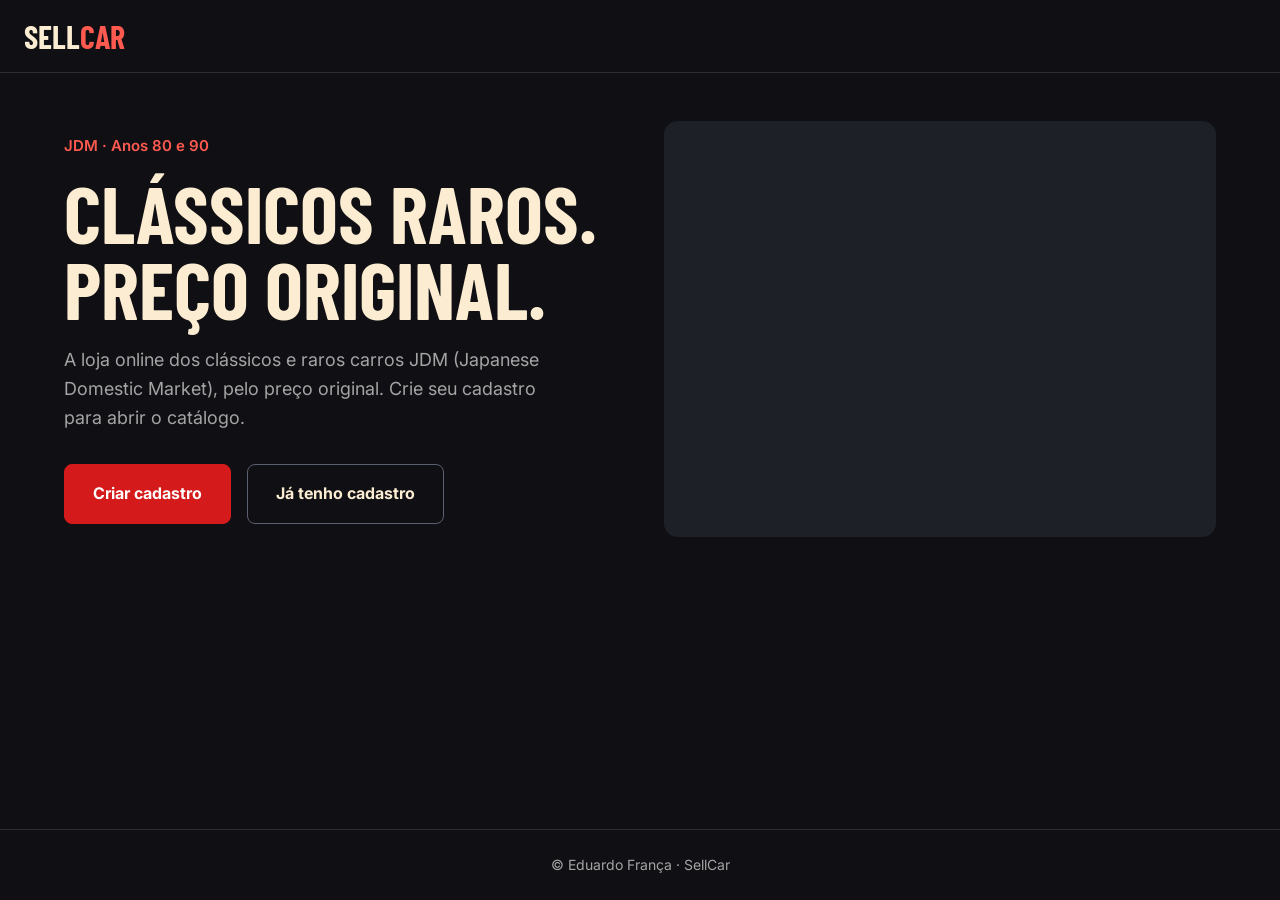
<file: index.html>
<!DOCTYPE html>
<html lang="pt-BR">
<head>
    <meta charset="UTF-8">
    <meta name="viewport" content="width=device-width, initial-scale=1.0">
    <title>SellCar | Clássicos JDM raros</title>
    <meta name="description" content="A loja online dos clássicos e raros carros JDM dos anos 80 e 90, pelo preço original.">

    <link rel="preconnect" href="https://fonts.googleapis.com">
    <link rel="preconnect" href="https://fonts.gstatic.com" crossorigin>
    <link href="https://fonts.googleapis.com/css2?family=Barlow+Condensed:wght@700&family=Inter:wght@400;600&display=swap" rel="stylesheet">
    <link rel="stylesheet" href="css/style.css">
</head>
<body>
    <header class="topo">
        <a href="index.html" class="logo">SELL<span>CAR</span></a>
    </header>

    <main>
        <section class="conteudo hero">
            <div class="hero_texto">
                <p class="etiqueta">JDM · Anos 80 e 90</p>
                <h1>Clássicos raros. Preço original.</h1>
                <p>A loja online dos clássicos e raros carros JDM (Japanese Domestic Market), pelo preço original. Crie seu cadastro para abrir o catálogo.</p>
                <div class="acoes">
                    <a href="cadastro.html" class="btn">Criar cadastro</a>
                    <a href="pageMain.html" class="btn btn--contorno">Já tenho cadastro</a>
                </div>
            </div>
            <div class="hero_video">
                <video autoplay muted loop aria-label="Toyota Supra em movimento">
                    <source src="assets/mp4/supra.mp4" type="video/mp4">
                    Seu navegador não suporta vídeo.
                </video>
            </div>
        </section>

    </main>

    <footer>
        <p>&copy; Eduardo França · SellCar</p>
    </footer>
</body>
</html>
</file>
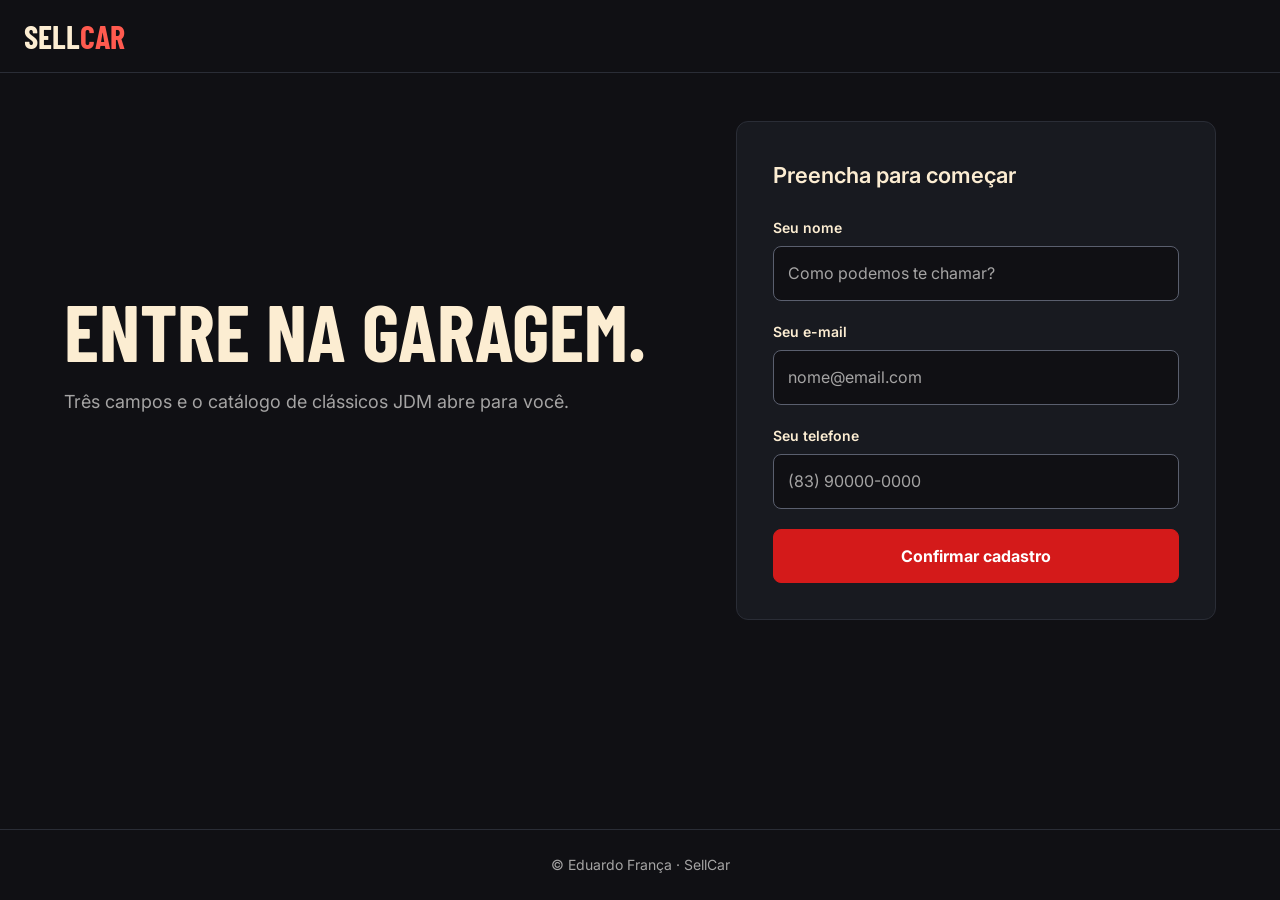
<file: cadastro.html>
<!DOCTYPE html>
<html lang="pt-BR">
<head>
    <meta charset="UTF-8">
    <meta name="viewport" content="width=device-width, initial-scale=1.0">
    <title>Cadastro | SellCar</title>

    <link rel="preconnect" href="https://fonts.googleapis.com">
    <link rel="preconnect" href="https://fonts.gstatic.com" crossorigin>
    <link href="https://fonts.googleapis.com/css2?family=Barlow+Condensed:wght@700&family=Inter:wght@400;600&display=swap" rel="stylesheet">
    <link rel="stylesheet" href="css/style.css">
</head>
<body>
    <header class="topo">
        <a href="index.html" class="logo">SELL<span>CAR</span></a>
    </header>

    <main>
        <section class="conteudo hero">
            <div class="hero_texto">
                <h1>Entre na garagem.</h1>
                <p>Três campos e o catálogo de clássicos JDM abre para você.</p>
            </div>

            <form class="form-card" action="pageMain.html">
                <fieldset>
                    <legend>Preencha para começar</legend>

                    <div class="campo">
                        <label for="nome">Seu nome</label>
                        <input type="text" id="nome" name="nome" placeholder="Como podemos te chamar?" autocomplete="name" required>
                    </div>

                    <div class="campo">
                        <label for="email">Seu e-mail</label>
                        <input type="email" id="email" name="email" placeholder="nome@email.com" autocomplete="email" required>
                    </div>

                    <div class="campo">
                        <label for="telefone">Seu telefone</label>
                        <input type="tel" id="telefone" name="telefone" placeholder="(83) 90000-0000" autocomplete="tel" required>
                    </div>
                </fieldset>

                <button type="submit" class="btn btn--bloco">Confirmar cadastro</button>
            </form>
        </section>
    </main>

    <footer>
        <p>&copy; Eduardo França · SellCar</p>
    </footer>
</body>
</html>
</file>
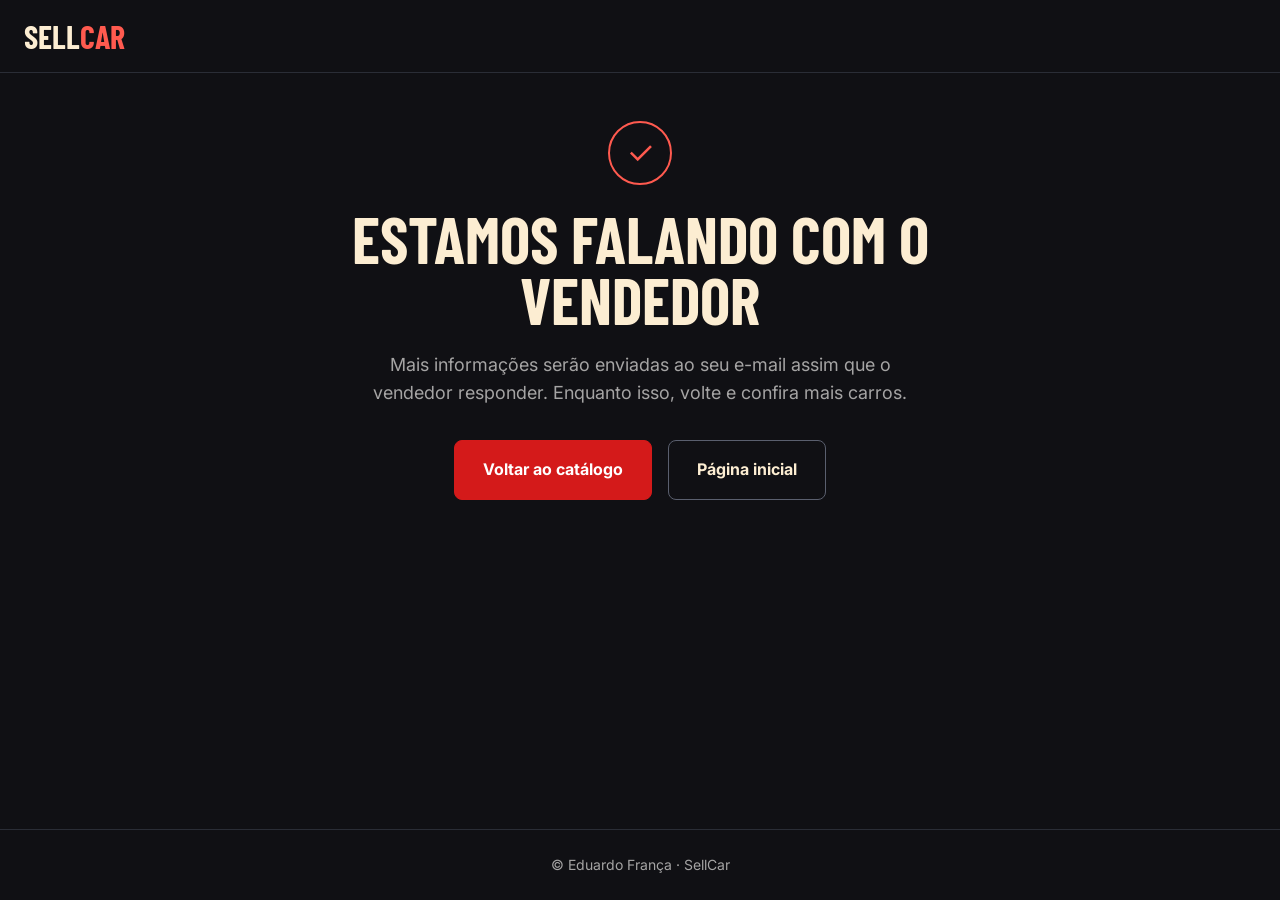
<file: entrarEmContato.html>
<!DOCTYPE html>
<html lang="pt-BR">
<head>
    <meta charset="UTF-8">
    <meta name="viewport" content="width=device-width, initial-scale=1.0">
    <title>Contato | SellCar</title>

    <link rel="preconnect" href="https://fonts.googleapis.com">
    <link rel="preconnect" href="https://fonts.gstatic.com" crossorigin>
    <link href="https://fonts.googleapis.com/css2?family=Barlow+Condensed:wght@700&family=Inter:wght@400;600&display=swap" rel="stylesheet">
    <link rel="stylesheet" href="css/style.css">
    <script src="script/script.js" defer></script>
</head>
<body>
    <header class="topo">
        <a href="index.html" class="logo">SELL<span>CAR</span></a>
    </header>

    <main>
        <section class="conteudo confirmacao">
            <div class="selo" aria-hidden="true">&#10003;</div>
            <h1>Estamos falando com o vendedor</h1>
            <p>Mais informações serão enviadas ao seu e-mail assim que o vendedor responder. Enquanto isso, volte e confira mais carros.</p>
            <div class="acoes">
                <a href="pageMain.html" class="btn">Voltar ao catálogo</a>
                <a href="index.html" class="btn btn--contorno">Página inicial</a>
            </div>
        </section>
    </main>

    <footer>
        <p>&copy; Eduardo França · SellCar</p>
    </footer>
</body>
</html>
</file>
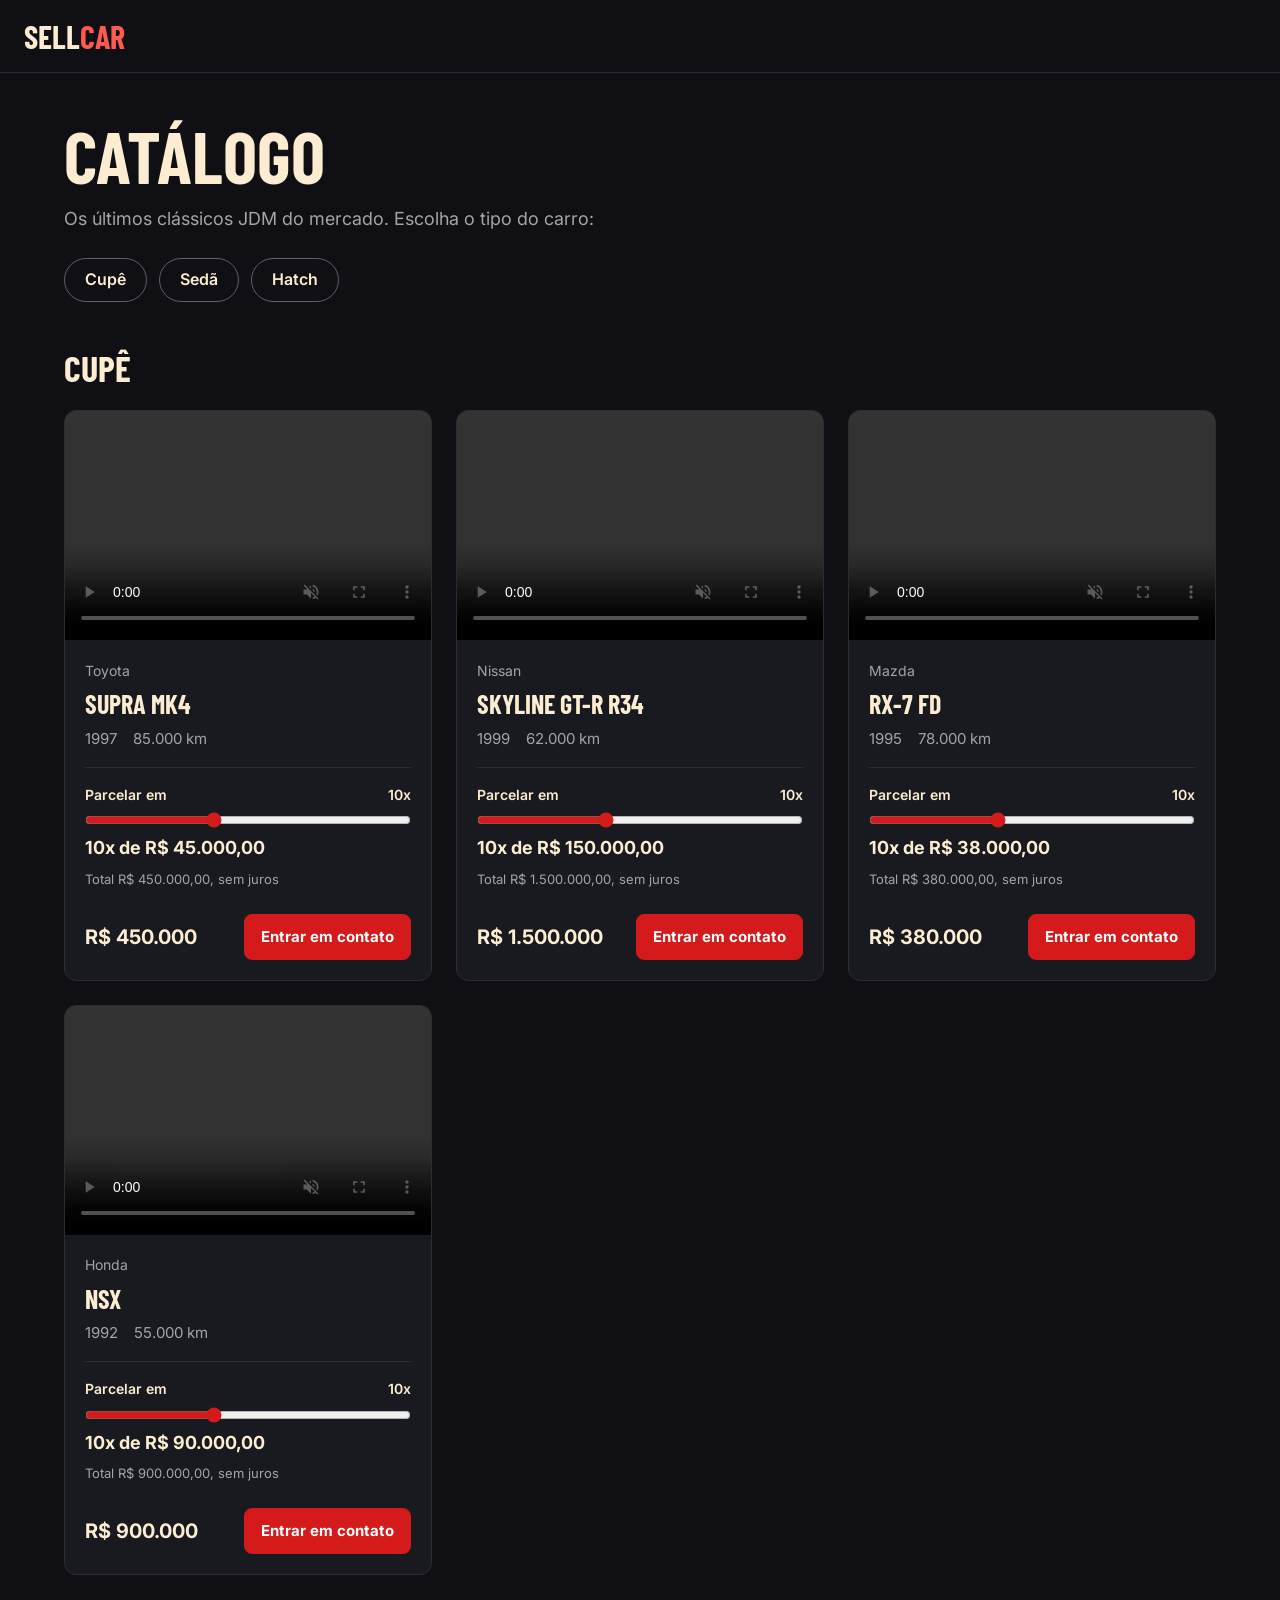
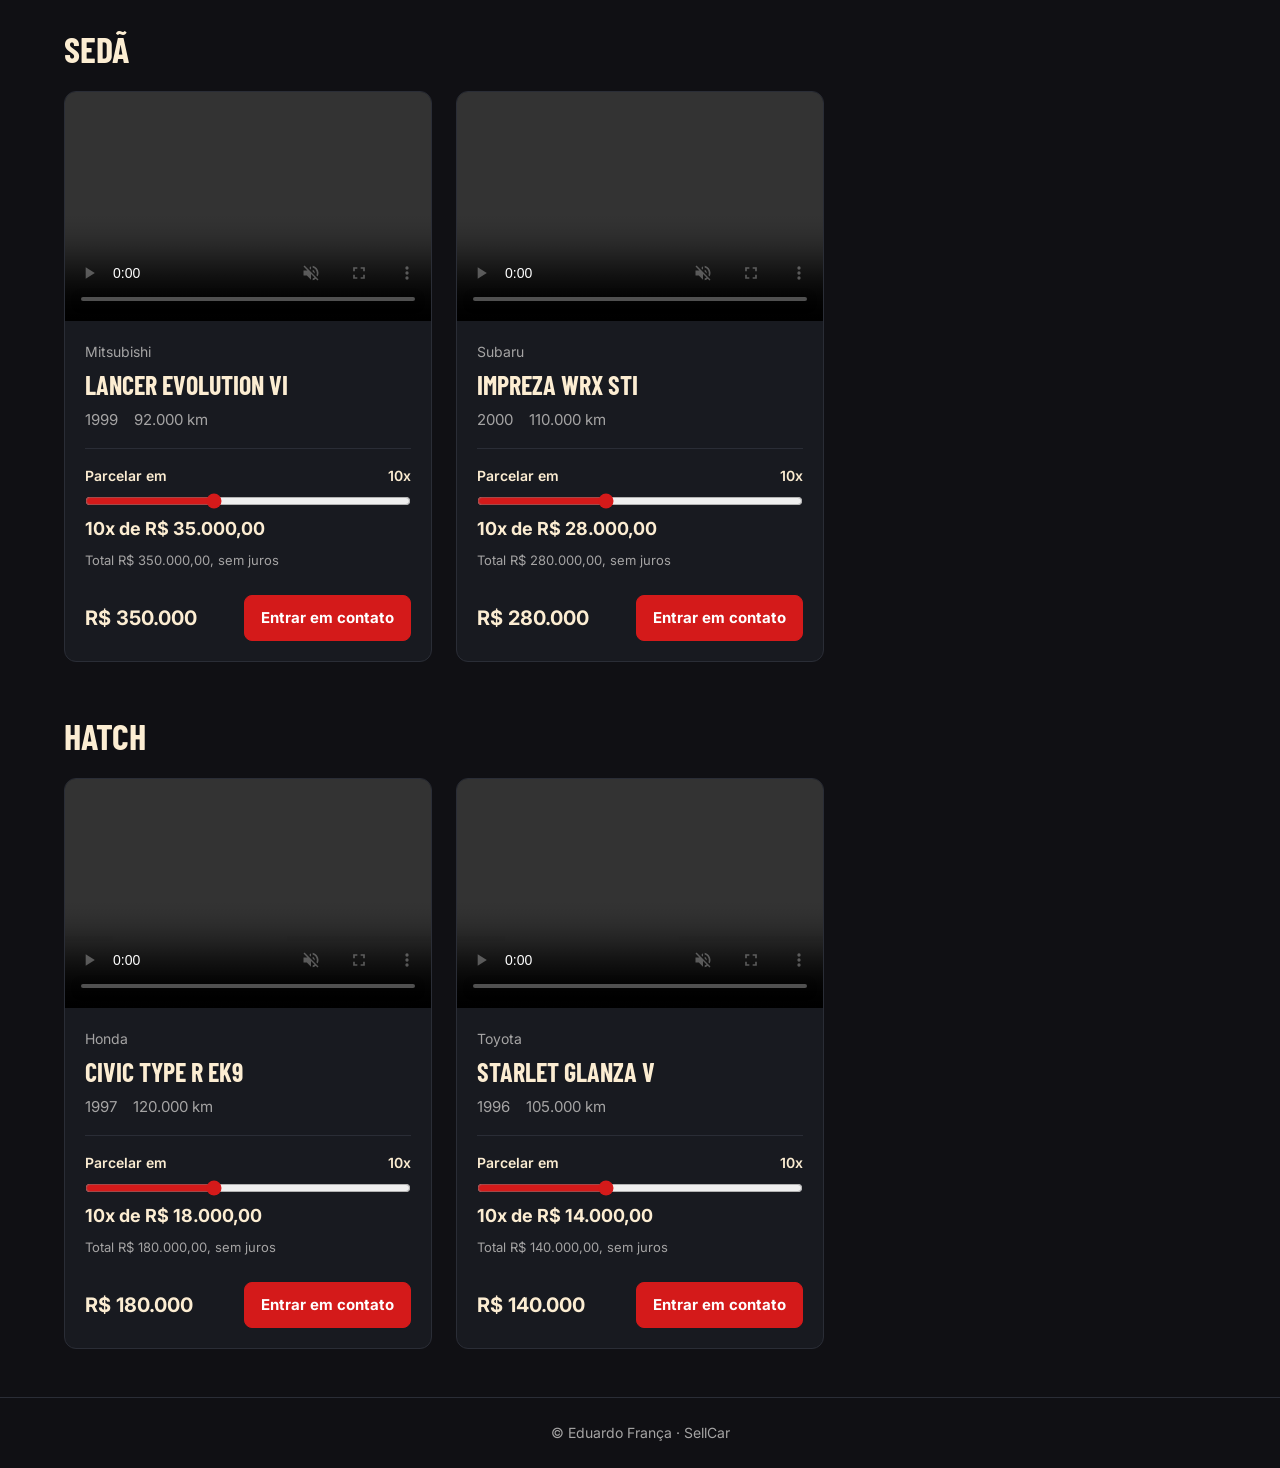
<file: pageMain.html>
<!DOCTYPE html>
<html lang="pt-BR">
<head>
    <meta charset="UTF-8">
    <meta name="viewport" content="width=device-width, initial-scale=1.0">
    <title>Catálogo | SellCar</title>

    <link rel="preconnect" href="https://fonts.googleapis.com">
    <link rel="preconnect" href="https://fonts.gstatic.com" crossorigin>
    <link href="https://fonts.googleapis.com/css2?family=Barlow+Condensed:wght@700&family=Inter:wght@400;600&display=swap" rel="stylesheet">
    <link rel="stylesheet" href="css/style.css">
    <script src="script/script.js" defer></script>
</head>
<body>
    <header class="topo">
        <a href="index.html" class="logo">SELL<span>CAR</span></a>
    </header>

    <main>
        <div class="conteudo">
            <div class="cabecalho-pagina">
                <h1>Catálogo</h1>
                <p>Os últimos clássicos JDM do mercado. Escolha o tipo do carro:</p>
                <nav class="filtros" aria-label="Tipos de carro">
                    <a href="#cupe" class="filtro">Cupê</a>
                    <a href="#seda" class="filtro">Sedã</a>
                    <a href="#hatch" class="filtro">Hatch</a>
                </nav>
            </div>

            <section class="categoria" id="cupe">
                <h2>Cupê</h2>
                <div class="grade">
                    <article class="carro">
                        <video controls muted loop autoplay preload="metadata" aria-label="Toyota Supra MK4 em vídeo">
                            <source src="assets/mp4/supra.mp4#t=0.1" type="video/mp4">
                            Seu navegador não suporta vídeo.
                        </video>
                        <div class="carro_info">
                            <p class="carro_marca">Toyota</p>
                            <h3>Supra MK4</h3>
                            <ul class="specs">
                                <li>1997</li>
                                <li>85.000 km</li>
                            </ul>
                            <div class="carro_rodape">
                                <strong class="preco">R$ 450.000</strong>
                                <a href="entrarEmContato.html" class="btn" aria-label="Entrar em contato sobre o Toyota Supra MK4">Entrar em contato</a>
                            </div>
                        </div>
                    </article>
                    <article class="carro">
                        <video controls muted loop autoplay preload="metadata" aria-label="Nissan Skyline GT-R R34 em vídeo">
                            <source src="assets/mp4/gtr-r34.mp4#t=0.1" type="video/mp4">
                            Seu navegador não suporta vídeo.
                        </video>
                        <div class="carro_info">
                            <p class="carro_marca">Nissan</p>
                            <h3>Skyline GT-R R34</h3>
                            <ul class="specs">
                                <li>1999</li>
                                <li>62.000 km</li>
                            </ul>
                            <div class="carro_rodape">
                                <strong class="preco">R$ 1.500.000</strong>
                                <a href="entrarEmContato.html" class="btn" aria-label="Entrar em contato sobre o Nissan Skyline GT-R R34">Entrar em contato</a>
                            </div>
                        </div>
                    </article>
                    <article class="carro">
                        <video controls muted loop autoplay preload="metadata" aria-label="Mazda RX-7 FD em vídeo">
                            <source src="assets/mp4/mazda.mp4#t=0.1" type="video/mp4">
                            Seu navegador não suporta vídeo.
                        </video>
                        <div class="carro_info">
                            <p class="carro_marca">Mazda</p>
                            <h3>RX-7 FD</h3>
                            <ul class="specs">
                                <li>1995</li>
                                <li>78.000 km</li>
                            </ul>
                            <div class="carro_rodape">
                                <strong class="preco">R$ 380.000</strong>
                                <a href="entrarEmContato.html" class="btn" aria-label="Entrar em contato sobre o Mazda RX-7 FD">Entrar em contato</a>
                            </div>
                        </div>
                    </article>
                    <article class="carro">
                        <video controls muted loop autoplay preload="metadata" aria-label="Honda NSX em vídeo">
                            <source src="assets/mp4/nsx.mp4#t=0.1" type="video/mp4">
                            Seu navegador não suporta vídeo.
                        </video>
                        <div class="carro_info">
                            <p class="carro_marca">Honda</p>
                            <h3>NSX</h3>
                            <ul class="specs">
                                <li>1992</li>
                                <li>55.000 km</li>
                            </ul>
                            <div class="carro_rodape">
                                <strong class="preco">R$ 900.000</strong>
                                <a href="entrarEmContato.html" class="btn" aria-label="Entrar em contato sobre o Honda NSX">Entrar em contato</a>
                            </div>
                        </div>
                    </article>
                </div>
            </section>

            <section class="categoria" id="seda">
                <h2>Sedã</h2>
                <div class="grade">
                    <article class="carro">
                        <video controls muted loop autoplay preload="metadata" aria-label="Mitsubishi Lancer Evolution VI em vídeo">
                            <source src="assets/mp4/lancer.mp4#t=0.1" type="video/mp4">
                            Seu navegador não suporta vídeo.
                        </video>
                        <div class="carro_info">
                            <p class="carro_marca">Mitsubishi</p>
                            <h3>Lancer Evolution VI</h3>
                            <ul class="specs">
                                <li>1999</li>
                                <li>92.000 km</li>
                            </ul>
                            <div class="carro_rodape">
                                <strong class="preco">R$ 350.000</strong>
                                <a href="entrarEmContato.html" class="btn" aria-label="Entrar em contato sobre o Mitsubishi Lancer Evolution VI">Entrar em contato</a>
                            </div>
                        </div>
                    </article>
                    <article class="carro">
                        <video controls muted loop autoplay preload="metadata" aria-label="Subaru Impreza WRX STI em vídeo">
                            <source src="assets/mp4/subaru.mp4#t=0.1" type="video/mp4">
                            Seu navegador não suporta vídeo.
                        </video>
                        <div class="carro_info">
                            <p class="carro_marca">Subaru</p>
                            <h3>Impreza WRX STI</h3>
                            <ul class="specs">
                                <li>2000</li>
                                <li>110.000 km</li>
                            </ul>
                            <div class="carro_rodape">
                                <strong class="preco">R$ 280.000</strong>
                                <a href="entrarEmContato.html" class="btn" aria-label="Entrar em contato sobre o Subaru Impreza WRX STI">Entrar em contato</a>
                            </div>
                        </div>
                    </article>
                </div>
            </section>

            <section class="categoria" id="hatch">
                <h2>Hatch</h2>
                <div class="grade">
                    <article class="carro">
                        <video controls muted loop autoplay preload="metadata" aria-label="Honda Civic Type R EK9 em vídeo">
                            <source src="assets/mp4/Civic%20Type%20R%20EK9.mp4#t=0.1" type="video/mp4">
                            Seu navegador não suporta vídeo.
                        </video>
                        <div class="carro_info">
                            <p class="carro_marca">Honda</p>
                            <h3>Civic Type R EK9</h3>
                            <ul class="specs">
                                <li>1997</li>
                                <li>120.000 km</li>
                            </ul>
                            <div class="carro_rodape">
                                <strong class="preco">R$ 180.000</strong>
                                <a href="entrarEmContato.html" class="btn" aria-label="Entrar em contato sobre o Honda Civic Type R EK9">Entrar em contato</a>
                            </div>
                        </div>
                    </article>
                    <article class="carro">
                        <video controls muted loop autoplay preload="metadata" aria-label="Toyota Starlet Glanza V em vídeo">
                            <source src="assets/mp4/Toyota%20Starlet%20Glanza%20V.mp4#t=0.1" type="video/mp4">
                            Seu navegador não suporta vídeo.
                        </video>
                        <div class="carro_info">
                            <p class="carro_marca">Toyota</p>
                            <h3>Starlet Glanza V</h3>
                            <ul class="specs">
                                <li>1996</li>
                                <li>105.000 km</li>
                            </ul>
                            <div class="carro_rodape">
                                <strong class="preco">R$ 140.000</strong>
                                <a href="entrarEmContato.html" class="btn" aria-label="Entrar em contato sobre o Toyota Starlet Glanza V">Entrar em contato</a>
                            </div>
                        </div>
                    </article>
                </div>
            </section>
        </div>
    </main>

    <footer>
        <p>&copy; Eduardo França · SellCar</p>
    </footer>
</body>
</html>
</file>
<file: css/style.css>
/* 1. RESET */
* {
  margin: 0;
  padding: 0;
  box-sizing: border-box;
}

/* 2. VARIÁVEIS: mudou aqui, muda no site inteiro */
:root {
  --fundo: rgb(16, 16, 20);
  --superficie: #181A20;
  --borda: #2A2D36;
  --texto: rgb(252, 237, 210);
  --texto-suave: rgb(165, 164, 164);
  --destaque: rgb(212, 26, 26);
  --destaque-escuro: #B92319;
  --destaque-claro: #FF5A4F;
  --fonte-titulo: 'Barlow Condensed', Impact, sans-serif;
  --fonte-texto: 'Inter', Arial, sans-serif;
}

/* 3. BASE */
body {
  background-color: var(--fundo);
  color: var(--texto);
  font-family: var(--fonte-texto);
  line-height: 1.6;
  min-height: 100vh;
  display: flex;
  flex-direction: column;   /* empurra o rodapé para o fim da tela */
}

main { flex: 1; }

a { color: var(--destaque-claro); }

h1, h2, .logo {
  font-family: var(--fonte-titulo);
  text-transform: uppercase;
}

:focus-visible {
  outline: 2px solid var(--destaque-claro);
  outline-offset: 3px;
}

.conteudo {
  width: 100%;
  max-width: 1200px;
  margin: 0 auto;
  padding: 3rem 1.5rem;
}

/* 4. TOPO */
.topo {
  display: flex;
  flex-wrap: wrap;
  justify-content: space-between;
  align-items: center;
  gap: 1rem;
  padding: 1.25rem 1.5rem;
  border-bottom: 1px solid var(--borda);
}

.logo {
  font-size: 2rem;
  font-weight: 700;
  line-height: 1;
  color: var(--texto);
  text-decoration: none;
}
.logo span { color: var(--destaque-claro); }

.menu {
  display: flex;
  align-items: center;
  gap: 1.5rem;
}
.menu a {
  color: var(--texto-suave);
  text-decoration: none;
}
.menu a:hover { color: var(--texto); }
.menu .btn {
  padding: 0.75rem 1.25rem;
  color: #fff;
}

/* 5. BOTÕES */
.btn {
  display: inline-block;
  padding: 1rem 1.75rem;
  background-color: var(--destaque);
  color: #fff;
  font-family: inherit;
  font-size: 1rem;
  font-weight: 700;
  text-align: center;
  text-decoration: none;
  border: 1px solid var(--destaque);
  border-radius: 8px;
  cursor: pointer;
  transition: background-color 0.2s;
}
.btn:hover { background-color: var(--destaque-escuro); }

.btn--contorno {
  background-color: transparent;
  border-color: #5A5F6E;
  color: var(--texto);
}
.btn--contorno:hover { background-color: var(--superficie); }

.btn--bloco {
  display: block;
  width: 100%;
}

/* 6. HERO (usado na página inicial e no cadastro) */
.hero {
  display: flex;
  flex-wrap: wrap;           /* no celular, o bloco da direita desce */
  align-items: center;
  gap: 3rem;
}

.hero_texto,
.hero_video,
.form-card {
  flex: 1 1 420px;
}

.hero h1 {
  font-size: clamp(2.75rem, 8vw, 5rem);
  line-height: 0.95;
  margin-bottom: 1.25rem;
}

.hero_texto p {
  color: var(--texto-suave);
  font-size: 1.125rem;
  max-width: 32rem;
  margin-bottom: 2rem;
}

.hero_texto .etiqueta {
  color: var(--destaque-claro);
  font-size: 0.9375rem;
  font-weight: 600;
  margin-bottom: 1rem;
}

.acoes {
  display: flex;
  flex-wrap: wrap;
  gap: 1rem;
}

.hero_video {
  height: 26rem;
  border-radius: 14px;
  overflow: hidden;
  background-color: #1E2028;
}
.hero_video video {
  width: 100%;
  height: 100%;
  object-fit: cover;         /* preenche a caixa sem esticar o vídeo */
}

/* 7. CARDS */
.diferenciais {
  display: flex;
  flex-wrap: wrap;
  gap: 1.5rem;
  padding-top: 0;
}

.card {
  flex: 1 1 16rem;
  background-color: var(--superficie);
  border: 1px solid var(--borda);
  border-radius: 12px;
  padding: 1.5rem;
}
.card h2 {
  font-size: 1.75rem;
  line-height: 1.1;
  margin-bottom: 0.5rem;
}
.card p { color: var(--texto-suave); }

/* 8. FORMULÁRIO (cadastro) */
.form-card {
  max-width: 30rem;
  background-color: var(--superficie);
  border: 1px solid var(--borda);
  border-radius: 12px;
  padding: 2.25rem;
}

.form-card fieldset { border: 0; }

.form-card legend {
  font-size: 1.375rem;
  font-weight: 600;
  margin-bottom: 1.5rem;
}

.campo { margin-bottom: 1.25rem; }

.campo label {
  display: block;
  margin-bottom: 0.375rem;
  font-size: 0.875rem;
  font-weight: 600;
}

.campo input {
  width: 100%;
  padding: 0.875rem;
  background-color: var(--fundo);
  color: var(--texto);
  font: inherit;
  border: 1px solid #5A5F6E;
  border-radius: 8px;
}
.campo input::placeholder { color: var(--texto-suave); }

/* 9. RODAPÉ */
footer {
  padding: 1.5rem;
  border-top: 1px solid var(--borda);
  color: var(--texto-suave);
  font-size: 0.875rem;
  text-align: center;
}

/* 10. CATÁLOGO */
.menu a[aria-current="page"] { color: var(--texto); }

.cabecalho-pagina { margin-bottom: 3rem; }
.cabecalho-pagina h1 {
  font-size: clamp(2.75rem, 8vw, 4.5rem);
  line-height: 0.95;
  margin-bottom: 1rem;
}
.cabecalho-pagina p {
  color: var(--texto-suave);
  font-size: 1.125rem;
  margin-bottom: 1.5rem;
}

.filtros {
  display: flex;
  flex-wrap: wrap;
  gap: 0.75rem;
}
.filtro {
  padding: 0.5rem 1.25rem;
  color: var(--texto);
  font-weight: 600;
  text-decoration: none;
  border: 1px solid #5A5F6E;
  border-radius: 999px;
  transition: background-color 0.2s;
}
.filtro:hover { background-color: var(--superficie); }

.categoria + .categoria { margin-top: 3.5rem; }
.categoria h2 {
  font-size: 2.25rem;
  line-height: 1;
  margin-bottom: 1.5rem;
}

.grade {
  display: grid;
  grid-template-columns: repeat(auto-fill, minmax(18rem, 1fr));
  gap: 1.5rem;
}

.carro {
  display: flex;
  flex-direction: column;
  background-color: var(--superficie);
  border: 1px solid var(--borda);
  border-radius: 12px;
  overflow: hidden;
}
.carro video {
  display: block;
  width: 100%;
  aspect-ratio: 16 / 10;
  object-fit: cover;
  background-color: #1E2028;
}

.carro_info {
  flex: 1;
  display: flex;
  flex-direction: column;
  gap: 0.5rem;
  padding: 1.25rem;
}
.carro_marca { color: var(--texto-suave); font-size: 0.875rem; }
.carro h3 {
  font-family: var(--fonte-titulo);
  font-size: 1.625rem;
  line-height: 1.1;
  text-transform: uppercase;
}
.specs {
  display: flex;
  gap: 1rem;
  list-style: none;
  color: var(--texto-suave);
  font-size: 0.9375rem;
}

.carro_rodape {
  display: flex;
  flex-wrap: wrap;
  justify-content: space-between;
  align-items: center;
  gap: 0.75rem;
  margin-top: auto;
  padding-top: 1rem;
}
.preco { font-size: 1.25rem; }
.carro .btn { padding: 0.625rem 1rem; font-size: 0.9375rem; }

/* 11. CONFIRMAÇÃO DE CONTATO */
.confirmacao {
  max-width: 44rem;
  text-align: center;
}
.selo {
  display: grid;
  place-items: center;
  width: 4rem;
  height: 4rem;
  margin: 0 auto 1.5rem;
  color: var(--destaque-claro);
  font-size: 2rem;
  border: 2px solid var(--destaque-claro);
  border-radius: 50%;
}
.confirmacao h1 {
  font-size: clamp(2.5rem, 7vw, 4rem);
  line-height: 0.95;
  margin-bottom: 1.25rem;
}
.confirmacao p {
  color: var(--texto-suave);
  font-size: 1.125rem;
  margin: 0 auto 2rem;
  max-width: 34rem;
}
.confirmacao .acoes { justify-content: center; }

/* 12. PARCELAMENTO (criado pelo js/script.js) */
.parcelas {
  display: grid;
  gap: 0.375rem;
  margin-top: 0.5rem;
  padding-top: 1rem;
  border-top: 1px solid var(--borda);
}
.parcelas label {
  display: flex;
  justify-content: space-between;
  font-size: 0.875rem;
  font-weight: 600;
}
.parcelas input[type="range"] {
  width: 100
}
/* 12. PARCELAMENTO (criado pelo js/script.js) */
.parcelas {
  display: grid;
  gap: 0.375rem;
  margin-top: 0.5rem;
  padding-top: 1rem;
  border-top: 1px solid var(--borda);
}
.parcelas label {
  display: flex;
  justify-content: space-between;
  font-size: 0.875rem;
  font-weight: 600;
}
.parcelas input[type="range"] {
  width: 100%;
  accent-color: var(--destaque);
}
.parcelas_valor {
  font-size: 1.125rem;
  font-weight: 700;
}
.parcelas_aviso {
  color: var(--texto-suave);
  font-size: 0.8125rem;
}
.parcelas_aviso--juros { color: var(--destaque-claro); }

/* 13. RESUMO NA CONFIRMAÇÃO DE CONTATO */
.resumo {
  max-width: 24rem;
  margin: 0 auto 2rem;
  padding: 1.25rem;
  background-color: var(--superficie);
  border: 1px solid var(--borda);
  border-radius: 12px;
}
.confirmacao .resumo p {
  margin: 0;
  max-width: none;
  color: var(--texto);
  font-size: 1rem;
}
.confirmacao .resumo .resumo_carro {
  margin-bottom: 0.25rem;
  font-family: var(--fonte-titulo);
  font-size: 1.5rem;
  text-transform: uppercase;
}
.confirmacao .resumo .resumo_total {
  margin-top: 0.25rem;
  color: var(--texto-suave);
  font-size: 0.875rem;
}
</file>
